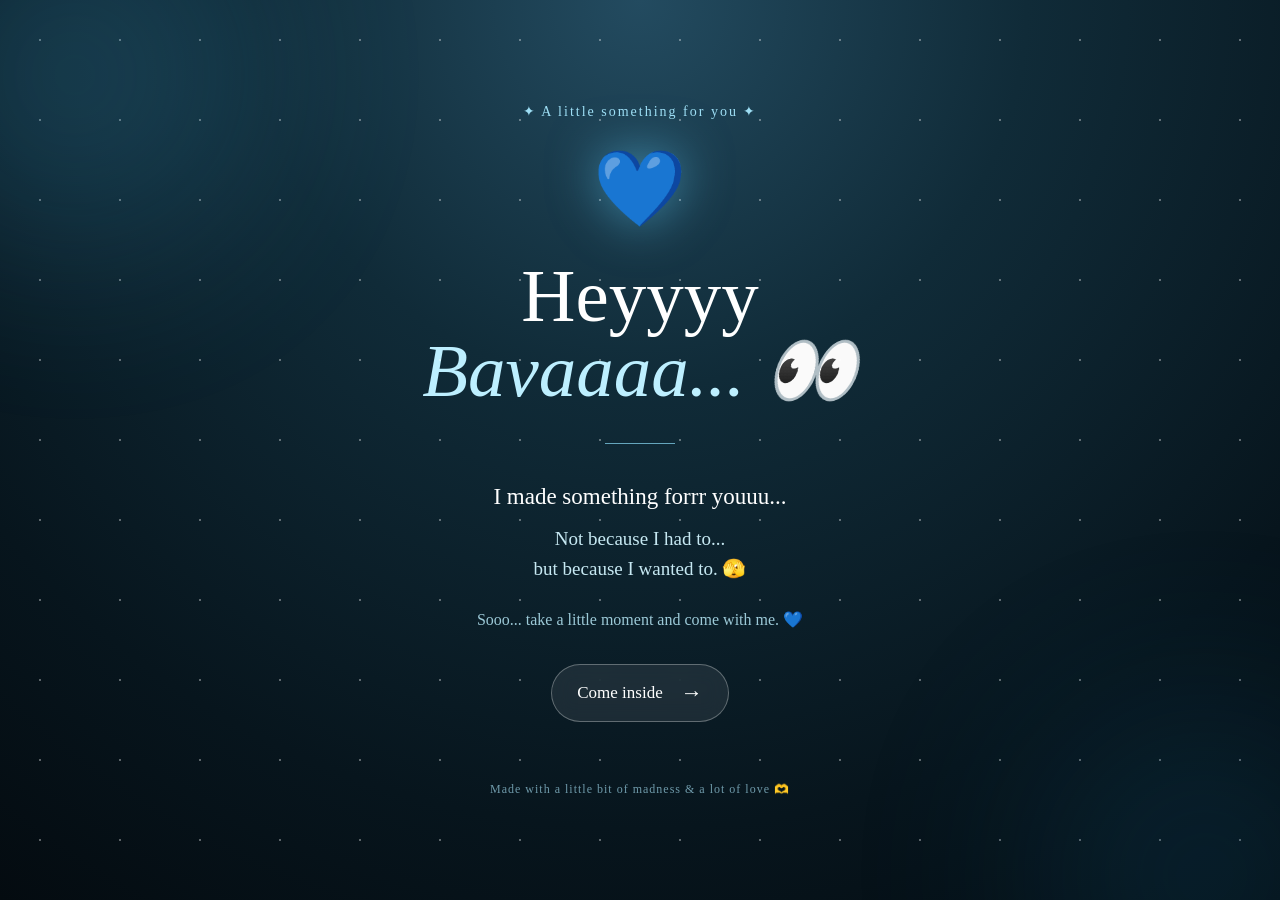
<file: index.html>
<!DOCTYPE html>
<html lang="en">

<head>
    <meta charset="UTF-8">
    <meta name="viewport" content="width=device-width, initial-scale=1.0">

    <title>For My Bestie 💙</title>

    <link rel="stylesheet" href="style.css">
</head>

<body>

    <!-- Background decorations -->
    <div class="stars"></div>
    <div class="glow glow-one"></div>
    <div class="glow glow-two"></div>

    <main class="home-page">

        <div class="home-content">

            <div class="tiny-label">
                ✦ A little something for you ✦
            </div>

            <div class="big-heart">
                💙
            </div>

            <h1>
                Heyyyy<br>
                <span>Bavaaaa... 👀</span>
            </h1>

            <div class="line"></div>

            <p class="intro">
                I made something forrr youuu...
            </p>

            <p class="intro second">
                Not because I had to...
                <br>
                but because I wanted to. 🫣
            </p>

            <p class="small-intro">
                Sooo... take a little moment
                and come with me. 💙
            </p>

            <a href="memories.html" class="main-button">
                <span>Come inside</span>
                <span class="arrow">→</span>
            </a>

            <p class="bottom-note">
                Made with a little bit of madness & a lot of love 🫶
            </p>

        </div>

    </main>

</body>
</html>
</file>
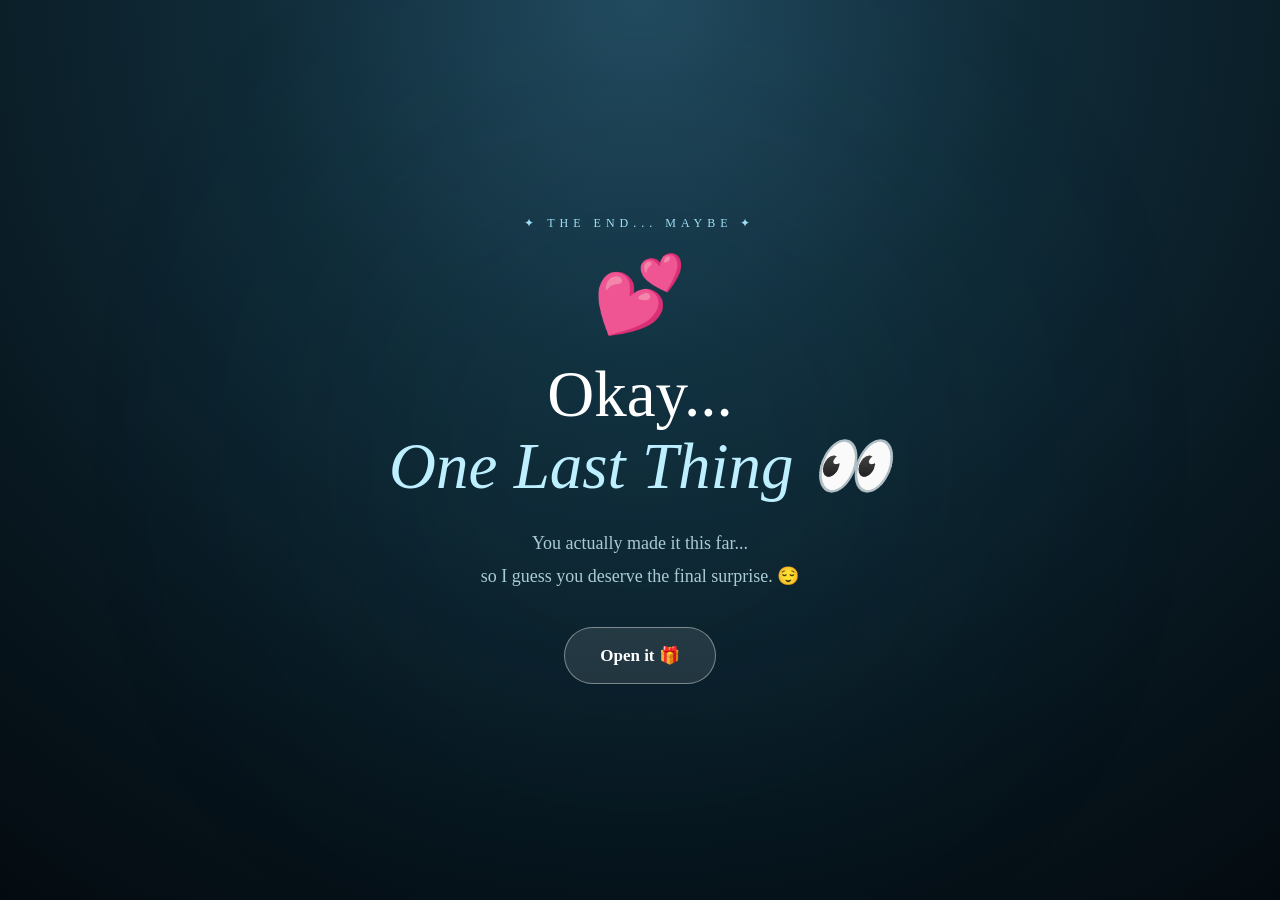
<file: final.html>
<!DOCTYPE html>
<html lang="en">

<head>

    <meta charset="UTF-8">

    <meta name="viewport"
          content="width=device-width, initial-scale=1.0">

    <title>One Last Thing ❤️</title>

    <link rel="stylesheet" href="style.css">

</head>


<body>

    <div class="final-page">

        <div class="final-glow"></div>

        <div class="final-content">

            <p class="eyebrow">
                ✦ THE END... MAYBE ✦
            </p>

            <div class="final-heart">
                💕
            </div>

            <h1>
                Okay...
                <br>
                <span>One Last Thing 👀</span>
            </h1>

            <p class="final-intro">
                You actually made it this far...
                <br>
                so I guess you deserve the final surprise. 😌
            </p>


            <button
                id="surpriseButton"
                onclick="showSurprise()">

                Open it 🎁

            </button>


            <div id="surprise">


                <div class="final-photo">

                    <img src="image5.png"
                         alt="Our memory">

                </div>


                <h2>
                    You're stuck with me forever 😂💙
                </h2>


                <p class="surprise-text">
                    The best thing which has been
                    happen to meee 😘😘
                </p>


                <p class="surprise-text">
                    I just wanted to create something
                    that makes you smile.
                </p>


                <div class="divider">
                    ♡ ♡ ♡
                </div>


                <p class="final-message">

                    THANK YOU SO MUCH NANNA 🤌
                    <br>

                    BAVAAA 😘😘
                    <br>

                    BANGARAMM 🤗🤗

                    <br><br>

                    FOR COMING INTO MY LIFEE 🤗💙

                    <br><br>

                    LOVEEEE YOUUUU
                    BANGARAMMMM 😘😘😘🫣🫣

                </p>


                <div class="hearts">
                    ❤️　❤️　❤️　❤️　❤️
                </div>


                <p class="end-text">
                    — That's all... for now. 🫶
                </p>

            </div>

        </div>

    </div>


    <script>

        function showSurprise() {

            const surprise =
                document.getElementById("surprise");

            const button =
                document.getElementById("surpriseButton");


            surprise.style.display = "block";

            button.style.display = "none";


            createHearts();

        }


        function createHearts() {

            for (let i = 0; i < 30; i++) {

                const heart =
                    document.createElement("div");

                heart.innerHTML = "💙";

                heart.classList.add("floating-heart");

                heart.style.left =
                    Math.random() * 100 + "%";

                heart.style.animationDuration =
                    (3 + Math.random() * 3) + "s";


                document.body.appendChild(heart);


                setTimeout(() => {

                    heart.remove();

                }, 6000);

            }

        }

    </script>

</body>

</html>
</file>
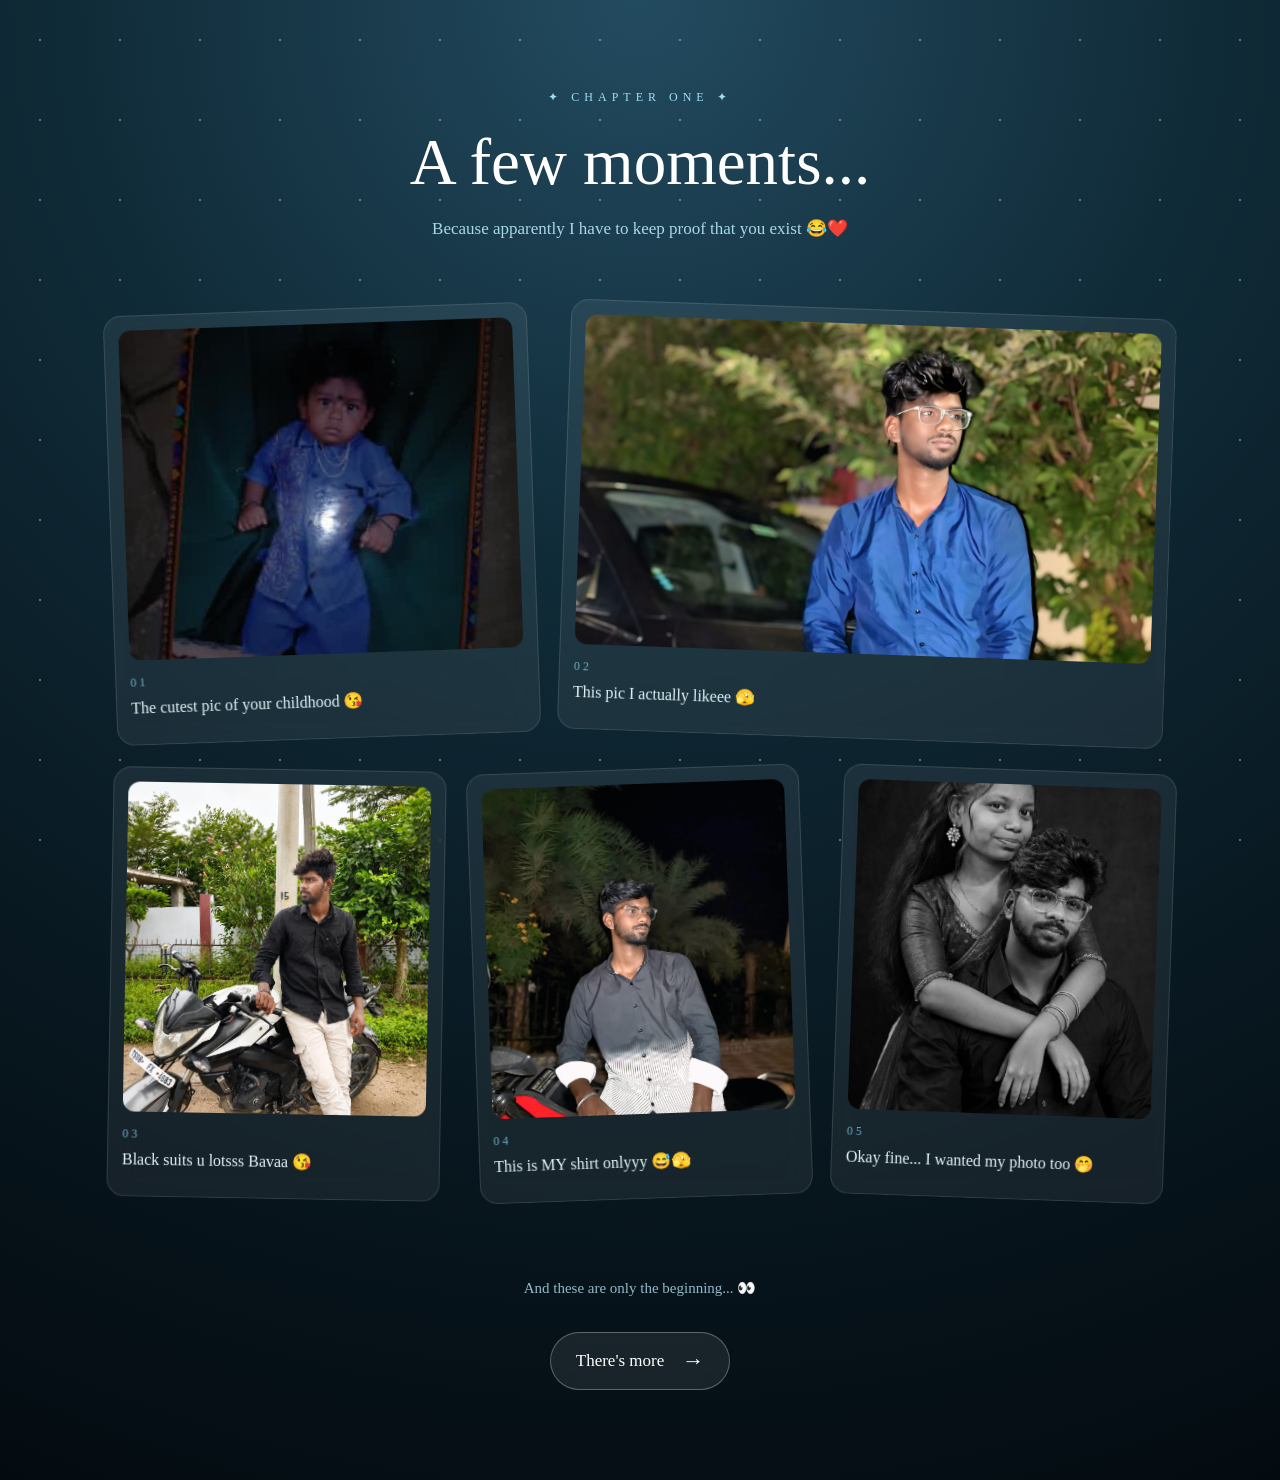
<file: memories.html>
<!DOCTYPE html>
<html lang="en">

<head>

    <meta charset="UTF-8">

    <meta name="viewport"
          content="width=device-width, initial-scale=1.0">

    <title>Our Little Memories 📸</title>

    <link rel="stylesheet" href="style.css">

</head>


<body>

    <div class="stars"></div>

    <main class="memories-page">

        <div class="section-heading">

            <p class="eyebrow">
                ✦ CHAPTER ONE ✦
            </p>

            <h1>
                A few moments...
            </h1>

            <p class="subtitle">
                Because apparently I have to keep proof
                that you exist 😂❤️
            </p>

        </div>


        <div class="memory-grid">


            <!-- IMAGE 1 -->

            <div class="memory memory-one">

                <div class="image-wrapper">

                    <img src="image1.png"
                         alt="Bestie childhood photo">

                </div>

                <p class="memory-number">
                    01
                </p>

                <p class="memory-text">
                    The cutest pic of your childhood 😘
                </p>

            </div>


            <!-- IMAGE 2 -->

            <div class="memory memory-two">

                <div class="image-wrapper">

                    <img src="image2.png"
                         alt="Bestie photo">

                </div>

                <p class="memory-number">
                    02
                </p>

                <p class="memory-text">
                    This pic I actually likeee 🫣
                </p>

            </div>


            <!-- IMAGE 3 -->

            <div class="memory memory-three">

                <div class="image-wrapper">

                    <img src="image3.png"
                         alt="Bestie photo">

                </div>

                <p class="memory-number">
                    03
                </p>

                <p class="memory-text">
                    Black suits u lotsss Bavaa 😘
                </p>

            </div>


            <!-- IMAGE 4 -->

            <div class="memory memory-four">

                <div class="image-wrapper">

                    <img src="image4.png"
                         alt="Bestie photo">

                </div>

                <p class="memory-number">
                    04
                </p>

                <p class="memory-text">
                    This is MY shirt onlyyy 😅🫣
                </p>

            </div>


            <!-- IMAGE 5 -->

            <div class="memory memory-five">

                <div class="image-wrapper">

                    <img src="image5.png"
                         alt="Our memory">

                </div>

                <p class="memory-number">
                    05
                </p>

                <p class="memory-text">
                    Okay fine... I wanted my photo too 🤭
                </p>

            </div>


        </div>


        <div class="next-section">

            <p>
                And these are only the beginning... 👀
            </p>

            <a href="message.html" class="main-button">
                <span>There's more</span>
                <span class="arrow">→</span>
            </a>

        </div>

    </main>

</body>

</html>
</file>
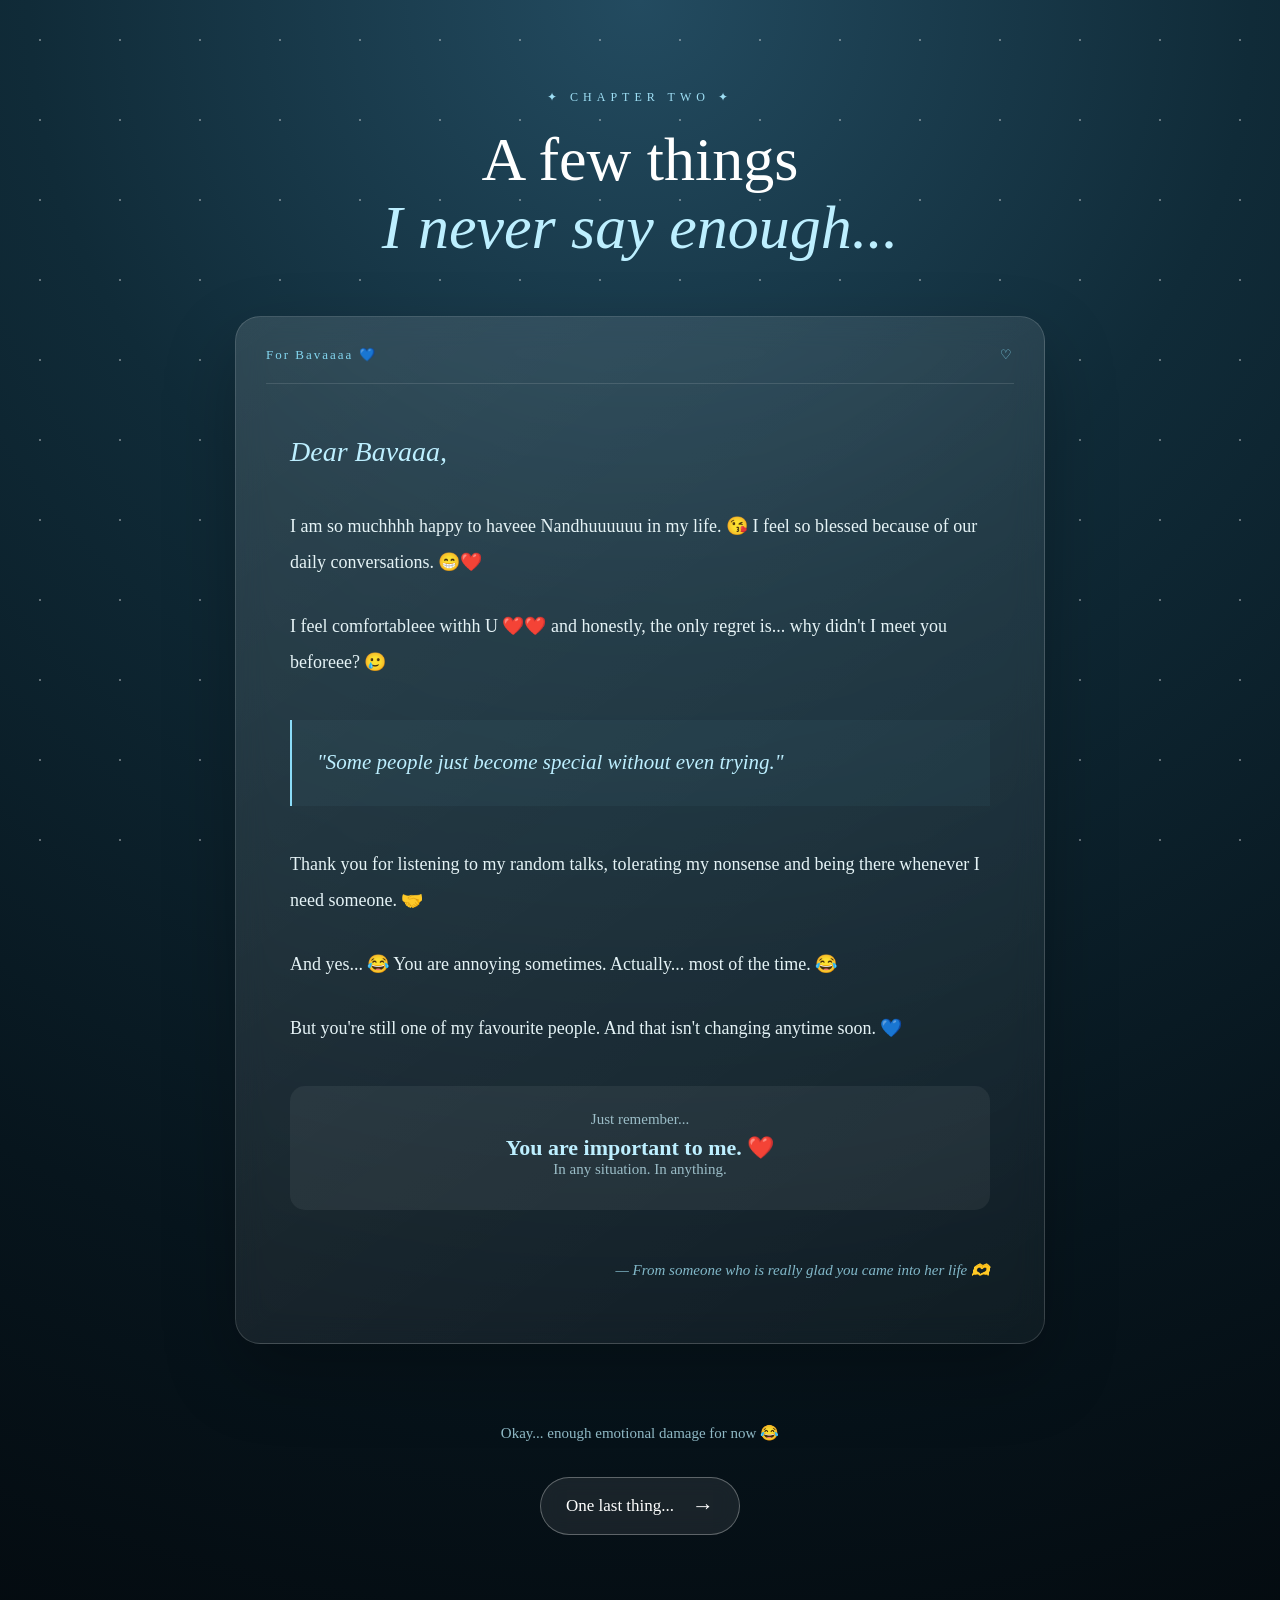
<file: message.html>
<!DOCTYPE html>
<html lang="en">

<head>

    <meta charset="UTF-8">

    <meta name="viewport"
          content="width=device-width, initial-scale=1.0">

    <title>A Few Things 💌</title>

    <link rel="stylesheet" href="style.css">

</head>


<body>

    <div class="stars"></div>

    <main class="letter-page">

        <p class="eyebrow">
            ✦ CHAPTER TWO ✦
        </p>

        <h1>
            A few things<br>
            <span>I never say enough...</span>
        </h1>


        <div class="letter">

            <div class="letter-top">
                <span>For Bavaaaa 💙</span>
                <span>♡</span>
            </div>


            <div class="letter-content">

                <p class="hello">
                    Dear Bavaaa,
                </p>


                <p>
                    I am so muchhhh happy to haveee
                    Nandhuuuuuu in my life. 😘
                    I feel so blessed because of our
                    daily conversations. 😁❤️
                </p>


                <p>
                    I feel comfortableee withh U ❤️❤️
                    and honestly, the only regret is...
                    why didn't I meet you beforeee? 🥲
                </p>


                <div class="quote">
                    "Some people just become
                    special without even trying."
                </div>


                <p>
                    Thank you for listening to my random talks,
                    tolerating my nonsense and being there
                    whenever I need someone. 🤝
                </p>


                <p>
                    And yes... 😂
                    You are annoying sometimes.
                    Actually... most of the time. 😂
                </p>


                <p>
                    But you're still one of my favourite people.
                    And that isn't changing anytime soon. 💙
                </p>


                <div class="little-note">

                    <span>Just remember...</span>

                    <strong>
                        You are important to me. ❤️
                    </strong>

                    <span>
                        In any situation.
                        In anything.
                    </span>

                </div>


                <p class="signature-text">
                    — From someone who is
                    really glad you came into her life 🫶
                </p>

            </div>

        </div>


        <div class="next-section">

            <p>
                Okay... enough emotional damage for now 😂
            </p>

            <a href="final.html" class="main-button">
                <span>One last thing...</span>
                <span class="arrow">→</span>
            </a>

        </div>

    </main>

</body>

</html>
</file>
<file: style.css>
/* ==================================================
   RESET
================================================== */

* {
    margin: 0;
    padding: 0;
    box-sizing: border-box;
}


html {
    scroll-behavior: smooth;
}


body {

    min-height: 100vh;

    font-family:
        Cambria,
        Cochin,
        Georgia,
        Times,
        'Times New Roman',
        serif;

    color: white;

    background:
        radial-gradient(
            circle at top,
            #234b60 0%,
            #102b38 35%,
            #07151d 75%,
            #040b10 100%
        );

    overflow-x: hidden;

}


/* ==================================================
   BACKGROUND
================================================== */

.stars {

    position: fixed;

    inset: 0;

    pointer-events: none;

    opacity: 0.35;

    background-image:
        radial-gradient(
            white 1px,
            transparent 1px
        );

    background-size: 80px 80px;

}


.glow {

    position: fixed;

    width: 350px;

    height: 350px;

    border-radius: 50%;

    filter: blur(100px);

    opacity: 0.18;

    pointer-events: none;

}


.glow-one {

    background: #4fc3f7;

    top: -100px;

    left: -100px;

}


.glow-two {

    background: #1976a3;

    bottom: -150px;

    right: -100px;

}


/* ==================================================
   COMMON
================================================== */

.eyebrow {

    font-size: 12px;

    letter-spacing: 5px;

    color: #9edff5;

    margin-bottom: 20px;

    text-transform: uppercase;

}


.main-button {

    display: inline-flex;

    align-items: center;

    gap: 18px;

    margin-top: 35px;

    padding: 15px 25px;

    border: 1px solid
        rgba(255,255,255,0.3);

    border-radius: 50px;

    background:
        rgba(255,255,255,0.08);

    color: white;

    text-decoration: none;

    font-size: 17px;

    transition: 0.4s;

    backdrop-filter: blur(10px);

}


.main-button .arrow {

    font-size: 22px;

    transition: 0.3s;

}


.main-button:hover {

    background: white;

    color: #102b38;

    transform: translateY(-4px);

    box-shadow:
        0 15px 40px
        rgba(0,0,0,0.3);

}


.main-button:hover .arrow {

    transform: translateX(6px);

}


/* ==================================================
   HOME PAGE
================================================== */

.home-page {

    min-height: 100vh;

    display: flex;

    justify-content: center;

    align-items: center;

    padding: 30px;

}


.home-content {

    width: 100%;

    max-width: 700px;

    text-align: center;

    padding: 60px 20px;

    animation: fadeUp 1.2s ease;

}


.tiny-label {

    color: #9edff5;

    font-size: 14px;

    letter-spacing: 2px;

    margin-bottom: 25px;

}


.big-heart {

    font-size: 75px;

    animation: heartbeat 2s infinite;

    filter:
        drop-shadow(
            0 0 25px
            rgba(100,210,255,0.5)
        );

}


.home-content h1 {

    margin-top: 25px;

    font-size: clamp(48px, 8vw, 75px);

    line-height: 1;

    font-weight: 500;

}


.home-content h1 span {

    color: #bdefff;

    font-style: italic;

}


.line {

    width: 70px;

    height: 1px;

    background: #8bdcf8;

    margin: 35px auto;

    opacity: 0.7;

}


.intro {

    font-size: 23px;

    line-height: 1.6;

}


.intro.second {

    color: #c6e8f2;

    font-size: 19px;

    margin-top: 8px;

}


.small-intro {

    color: #9cc9d7;

    font-size: 16px;

    margin-top: 25px;

}


.bottom-note {

    margin-top: 60px;

    color: #6f9aaa;

    font-size: 12px;

    letter-spacing: 1px;

}


/* ==================================================
   MEMORIES
================================================== */

.memories-page {

    width: 92%;

    max-width: 1100px;

    margin: auto;

    padding: 90px 20px;

}


.section-heading {

    text-align: center;

    margin-bottom: 70px;

    animation: fadeUp 1s ease;

}


.section-heading h1 {

    font-size: clamp(40px, 6vw, 65px);

    font-weight: 500;

    margin-bottom: 18px;

}


.subtitle {

    color: #a8d8e6;

    font-size: 17px;

}


/* MEMORY GRID */

.memory-grid {

    display: grid;

    grid-template-columns:
        repeat(12, 1fr);

    gap: 30px;

    align-items: start;

}


.memory {

    position: relative;

    padding: 14px;

    background:
        rgba(255,255,255,0.06);

    border:
        1px solid
        rgba(255,255,255,0.12);

    border-radius: 18px;

    backdrop-filter: blur(10px);

    transition:
        transform 0.5s,
        box-shadow 0.5s;

    animation: fadeUp 1s ease;

}


.memory:hover {

    transform:
        translateY(-12px)
        rotate(0deg);

    box-shadow:
        0 25px 50px
        rgba(0,0,0,0.35);

}


.memory-one {

    grid-column: span 5;

    transform: rotate(-2deg);

}


.memory-two {

    grid-column: span 7;

    transform: rotate(2deg);

}


.memory-three {

    grid-column: span 4;

    transform: rotate(1deg);

}


.memory-four {

    grid-column: span 4;

    transform: rotate(-2deg);

}


.memory-five {

    grid-column: span 4;

    transform: rotate(2deg);

}


.image-wrapper {

    overflow: hidden;

    border-radius: 12px;

}


.memory img {

    width: 100%;

    height: 330px;

    object-fit: cover;

    display: block;

    transition: 0.6s;

}


.memory:hover img {

    transform: scale(1.06);

}


.memory-number {

    margin-top: 15px;

    color: #6daec3;

    font-size: 12px;

    letter-spacing: 3px;

}


.memory-text {

    margin-top: 6px;

    padding-bottom: 10px;

    font-size: 16px;

    color: #e4f5fa;

    line-height: 1.5;

}


.next-section {

    text-align: center;

    margin-top: 80px;

}


.next-section p {

    color: #91bbc7;

    font-size: 15px;

}


/* ==================================================
   LETTER PAGE
================================================== */

.letter-page {

    width: 92%;

    max-width: 850px;

    margin: auto;

    padding: 90px 20px;

    text-align: center;

}


.letter-page > h1 {

    font-size: clamp(40px, 6vw, 62px);

    font-weight: 500;

    line-height: 1.1;

    margin-bottom: 55px;

}


.letter-page > h1 span {

    color: #bdefff;

    font-style: italic;

}


.letter {

    position: relative;

    text-align: left;

    background:
        linear-gradient(
            145deg,
            rgba(255,255,255,0.12),
            rgba(255,255,255,0.04)
        );

    border:
        1px solid
        rgba(255,255,255,0.15);

    border-radius: 25px;

    padding: 30px;

    backdrop-filter: blur(15px);

    box-shadow:
        0 30px 70px
        rgba(0,0,0,0.25);

    animation: fadeUp 1s ease;

}


.letter-top {

    display: flex;

    justify-content: space-between;

    color: #83d6ef;

    font-size: 13px;

    letter-spacing: 2px;

    padding-bottom: 20px;

    border-bottom:
        1px solid
        rgba(255,255,255,0.12);

}


.letter-content {

    max-width: 700px;

    margin: 40px auto 20px;

}


.letter-content p {

    color: #e5f3f6;

    font-size: 18px;

    line-height: 2;

    margin-bottom: 28px;

}


.hello {

    font-size: 28px !important;

    color: #bdefff !important;

    font-style: italic;

}


.quote {

    margin: 40px 0;

    padding: 25px;

    border-left:
        2px solid #8bdcf8;

    color: #bdefff;

    font-size: 21px;

    font-style: italic;

    line-height: 1.7;

    background:
        rgba(130,220,245,0.04);

}


.little-note {

    margin-top: 40px;

    padding: 25px;

    border-radius: 15px;

    background:
        rgba(255,255,255,0.06);

    text-align: center;

}


.little-note span,
.little-note strong {

    display: block;

}


.little-note span {

    color: #9cbec8;

    font-size: 15px;

    margin-bottom: 7px;

}


.little-note strong {

    color: #bdefff;

    font-size: 22px;

}


.signature-text {

    text-align: right;

    color: #82b8c9 !important;

    font-style: italic;

    font-size: 15px !important;

    margin-top: 45px;

}


/* ==================================================
   FINAL PAGE
================================================== */

.final-page {

    min-height: 100vh;

    display: flex;

    justify-content: center;

    align-items: center;

    padding: 40px 20px;

    position: relative;

}


.final-glow {

    position: fixed;

    width: 500px;

    height: 500px;

    border-radius: 50%;

    background: #2683a5;

    filter: blur(160px);

    opacity: 0.12;

}


.final-content {

    position: relative;

    width: 100%;

    max-width: 700px;

    text-align: center;

    padding: 60px 25px;

    animation: fadeUp 1.2s ease;

}


.final-heart {

    font-size: 75px;

    animation: heartbeat 2s infinite;

    margin-bottom: 20px;

}


.final-content h1 {

    font-size: clamp(42px, 7vw, 65px);

    font-weight: 500;

    line-height: 1.1;

}


.final-content h1 span {

    color: #bdefff;

    font-style: italic;

}


.final-intro {

    margin-top: 25px;

    color: #a9cbd4;

    font-size: 18px;

    line-height: 1.8;

}


.final-content button {

    margin-top: 35px;

    padding: 17px 35px;

    border: 1px solid
        rgba(255,255,255,0.4);

    border-radius: 50px;

    background:
        rgba(255,255,255,0.1);

    color: white;

    font-family: inherit;

    font-size: 17px;

    font-weight: bold;

    cursor: pointer;

    transition: 0.4s;

}


.final-content button:hover {

    background: white;

    color: #102b38;

    transform: scale(1.07);

    box-shadow:
        0 0 35px
        rgba(160,230,255,0.35);

}


/* SURPRISE */

#surprise {

    display: none;

    margin-top: 55px;

    animation:
        surpriseReveal 1.2s ease;

}


.final-photo {

    width: 270px;

    height: 340px;

    margin: 0 auto 30px;

    padding: 8px;

    border:
        1px solid
        rgba(255,255,255,0.25);

    border-radius: 20px;

    background:
        rgba(255,255,255,0.08);

    transform: rotate(-2deg);

}


.final-photo img {

    width: 100%;

    height: 100%;

    object-fit: cover;

    border-radius: 14px;

}


#surprise h2 {

    color: #bdefff;

    font-size: 27px;

    margin-bottom: 20px;

}


.surprise-text {

    color: #c9e2e9;

    font-size: 17px;

    line-height: 1.8;

    margin-top: 12px;

}


.divider {

    color: #80d7f2;

    margin: 30px 0;

    letter-spacing: 8px;

}


.final-message {

    font-size: 20px;

    line-height: 1.8;

    font-weight: bold;

    color: white;

}


.hearts {

    margin-top: 30px;

    font-size: 24px;

}


.end-text {

    margin-top: 40px;

    color: #7098a5;

    font-size: 14px;

    font-style: italic;

}


/* ==================================================
   FLOATING HEARTS
================================================== */

.floating-heart {

    position: fixed;

    bottom: -50px;

    font-size: 25px;

    animation:
        floatUp 5s linear;

    pointer-events: none;

    z-index: 20;

}


/* ==================================================
   ANIMATIONS
================================================== */

@keyframes heartbeat {

    0% {
        transform: scale(1);
    }

    50% {
        transform: scale(1.12);
    }

    100% {
        transform: scale(1);
    }

}


@keyframes fadeUp {

    from {

        opacity: 0;

        transform:
            translateY(30px);

    }

    to {

        opacity: 1;

        transform:
            translateY(0);

    }

}


@keyframes surpriseReveal {

    from {

        opacity: 0;

        transform:
            translateY(30px)
            scale(0.95);

    }

    to {

        opacity: 1;

        transform:
            translateY(0)
            scale(1);

    }

}


@keyframes floatUp {

    from {

        transform:
            translateY(0)
            rotate(0deg);

        opacity: 1;

    }

    to {

        transform:
            translateY(-110vh)
            rotate(360deg);

        opacity: 0;

    }

}


/* ==================================================
   MOBILE
================================================== */

@media (max-width: 700px) {

    .home-content {

        padding:
            40px 10px;

    }


    .home-content h1 {

        font-size: 50px;

    }


    .memory-grid {

        display: flex;

        flex-direction: column;

        align-items: center;

    }


    .memory {

        width: 100%;

        max-width: 450px;

    }


    .memory-one,
    .memory-two,
    .memory-three,
    .memory-four,
    .memory-five {

        transform: none;

    }


    .memory img {

        height: 400px;

    }


    .letter {

        padding: 22px;

    }


    .letter-content p {

        font-size: 16px;

        line-height: 1.8;

    }


    .quote {

        font-size: 18px;

    }


    .final-content {

        padding:
            40px 10px;

    }


    .final-photo {

        width: 230px;

        height: 290px;

    }

}
</file>
